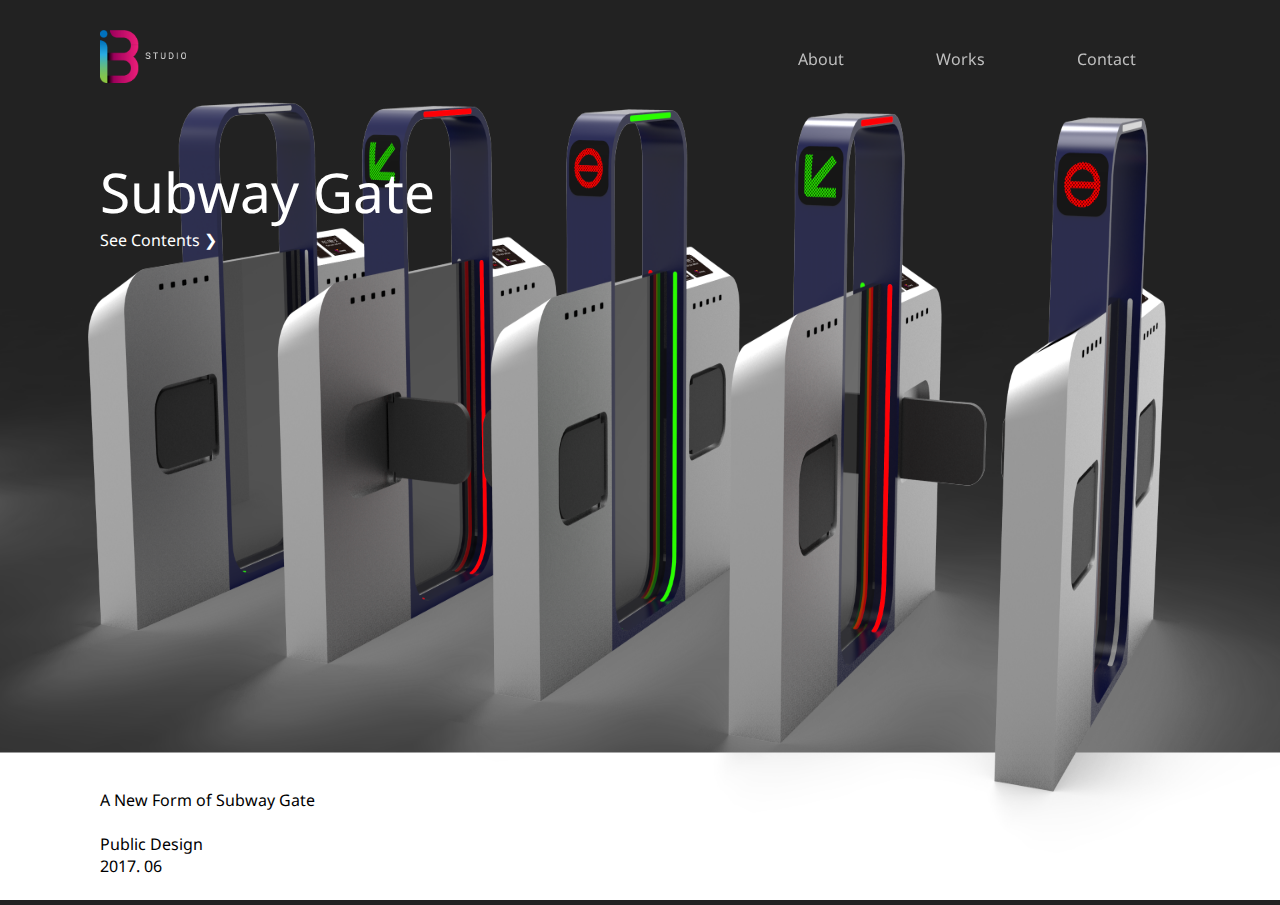
<file: index.html>
<!DOCTYPE html>
<html lang="en">
<head>
    <meta charset="UTF-8">
  <title>IB STUDIO</title>
<link href="/icon/favicon.ico" rel="shortcut icon" type="image/x-icon"/>
    <link rel="stylesheet" href="web_style.css">
    <link href="https://fonts.googleapis.com/css?family=Noto+Sans|Noto+Sans+KR|Noto+Serif&display=swap" rel="stylesheet">
</head>

<body>
    <div id="wrap">
        <nav class="navigation">
            <div class="logo"><a href="index.html" class=""> <img src="edited_img/logo_white%20(2).png" alt="ibstudio logo"></a></div>
            <div id="mysidepanel" class="menupanel">
                <a href="About.html">About</a>
                <a href="Works.html">Works</a>
                <a href="Contact.html">Contact</a>
            </div>
        </nav>

        <div class="slide">

            <ul>

                <li>
                    <div class="img_text">
                        <p class="img_title">Subway Gate</p>
                        <a href="Subway_gate.html" class="see_contents">See Contents &#10095</a>
                    </div>
                    
                    <img src="edited_img/Subgate_main_white.png" alt="Subway Gate" class="slide_img_box" style="">

                    <div class="home_textbox">
                        <p class="home_text">A New Form of Subway Gate<br><br>Public Design <br>2017. 06</p>
                    </div>
                </li>
                
                <li>
                    <div class="img_text">
                        <p class="img_title">Coffee Maker</p>
                        <a href="Coffee_Maker.html" class="see_contents">See Contents &#10095</a>
                    </div>
                    <img src="edited_img/coffeemaker_main_white.png" alt="Subway Gate" class="slide_img_box" style="z-index: 99">

                    <div class="home_textbox">
                        <p class="home_text">For Low Vision<br><br>Product / Universal Design <br>2017. 06</p>
                    </div>
                </li>
                
                <li>
                    <div class="img_text">
                        <p class="img_title">Queendom</p>
                        <a href="Queendom.html" class="see_contents">See Contents &#10095</a>
                    </div>
                    <img src="edited_img/queendom_main_white.png" alt="" class="slide_img_box">

                    <div class="home_textbox">
                        <p class="home_text">Queendom Web Site<br><br>Web Design <br>2019. 11</p>
                    </div>
                </li>
            </ul>

   



        </div>










    </div>

    <script>
        var slideIndex = 0;
        showSlides();

        function showSlides() {
            var i;
            var slides = document.getElementsByClassName("mySlides");
            var dots = document.getElementsByClassName("dot");
            for (i = 0; i < slides.length; i++) {
                slides[i].style.display = "none";
            }
            slideIndex++;
            if (slideIndex > slides.length) {
                slideIndex = 1
            }
            for (i = 0; i < dots.length; i++) {
                dots[i].className = dots[i].className.replace(" active", "");
            }
            slides[slideIndex - 1].style.display = "block";
            dots[slideIndex - 1].className += " active";
            setTimeout(showSlides, 4000);
        }
    </script>




</body></html>
</file>
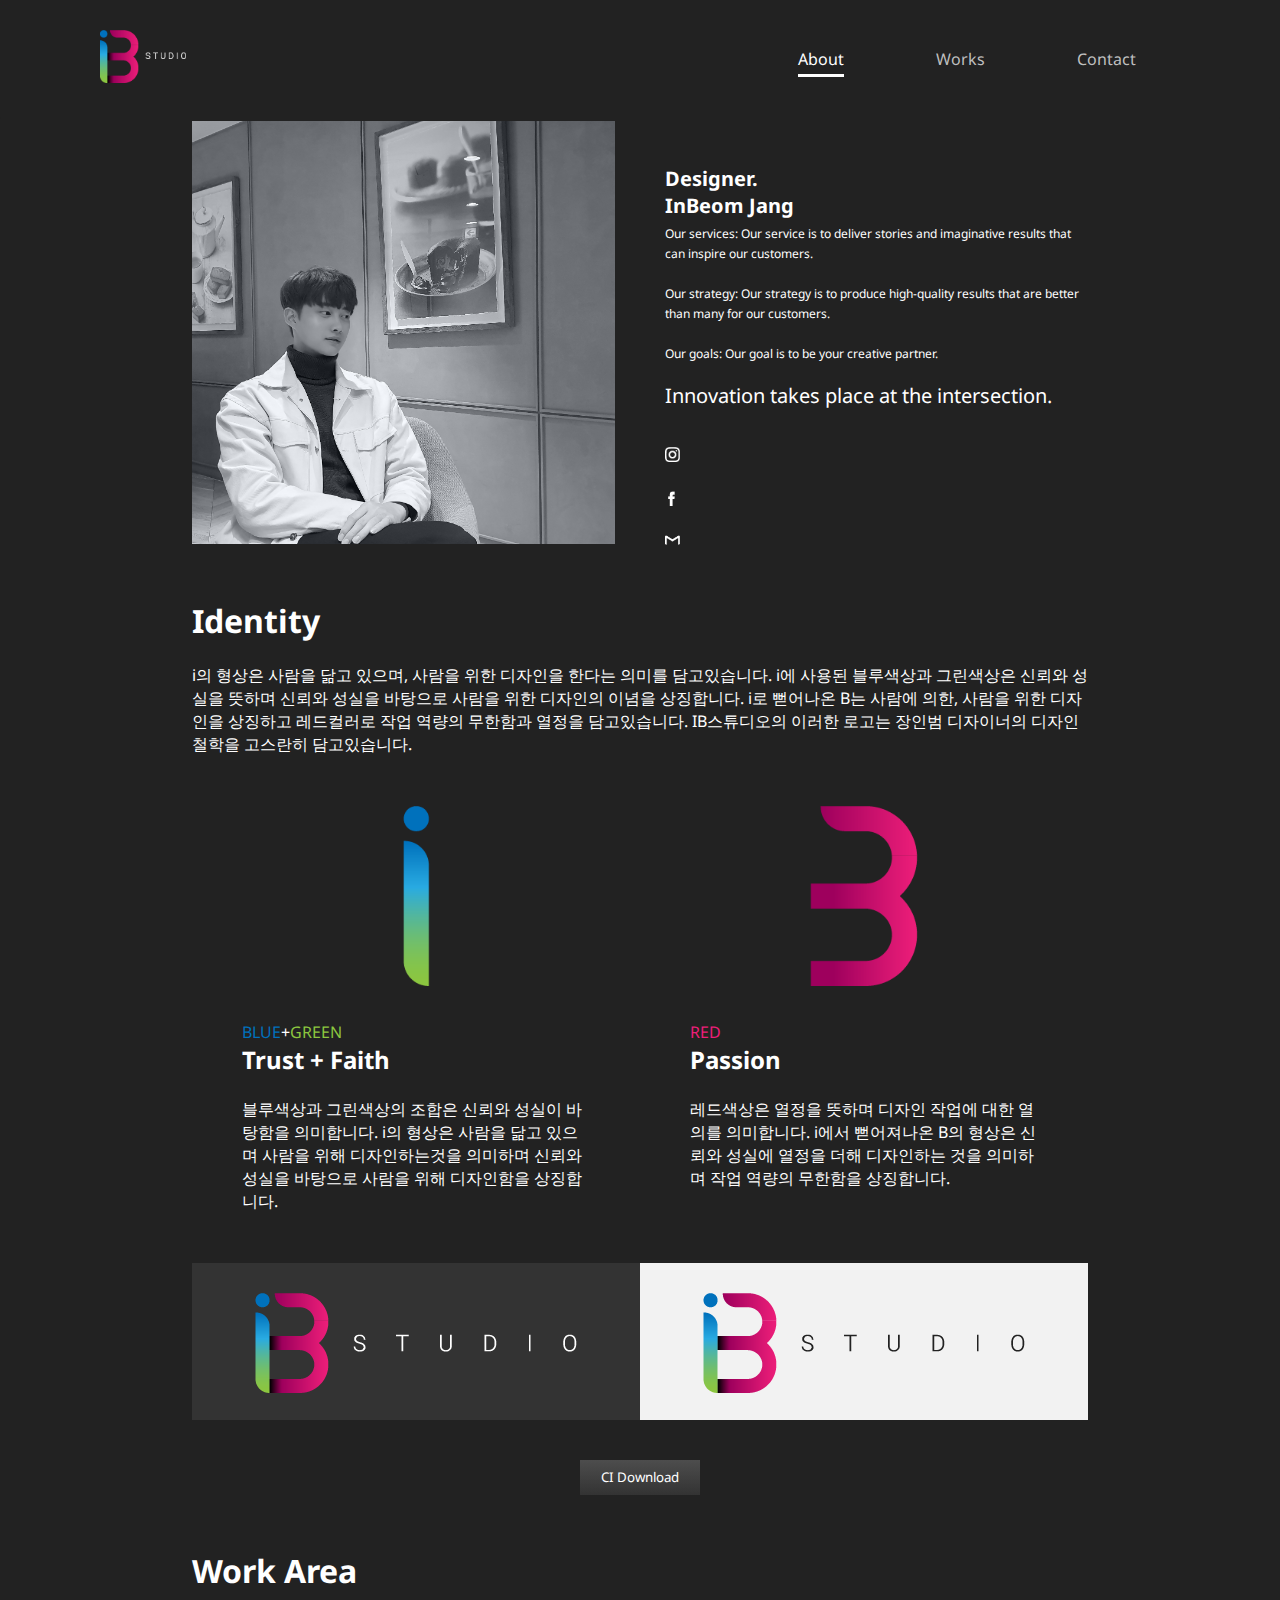
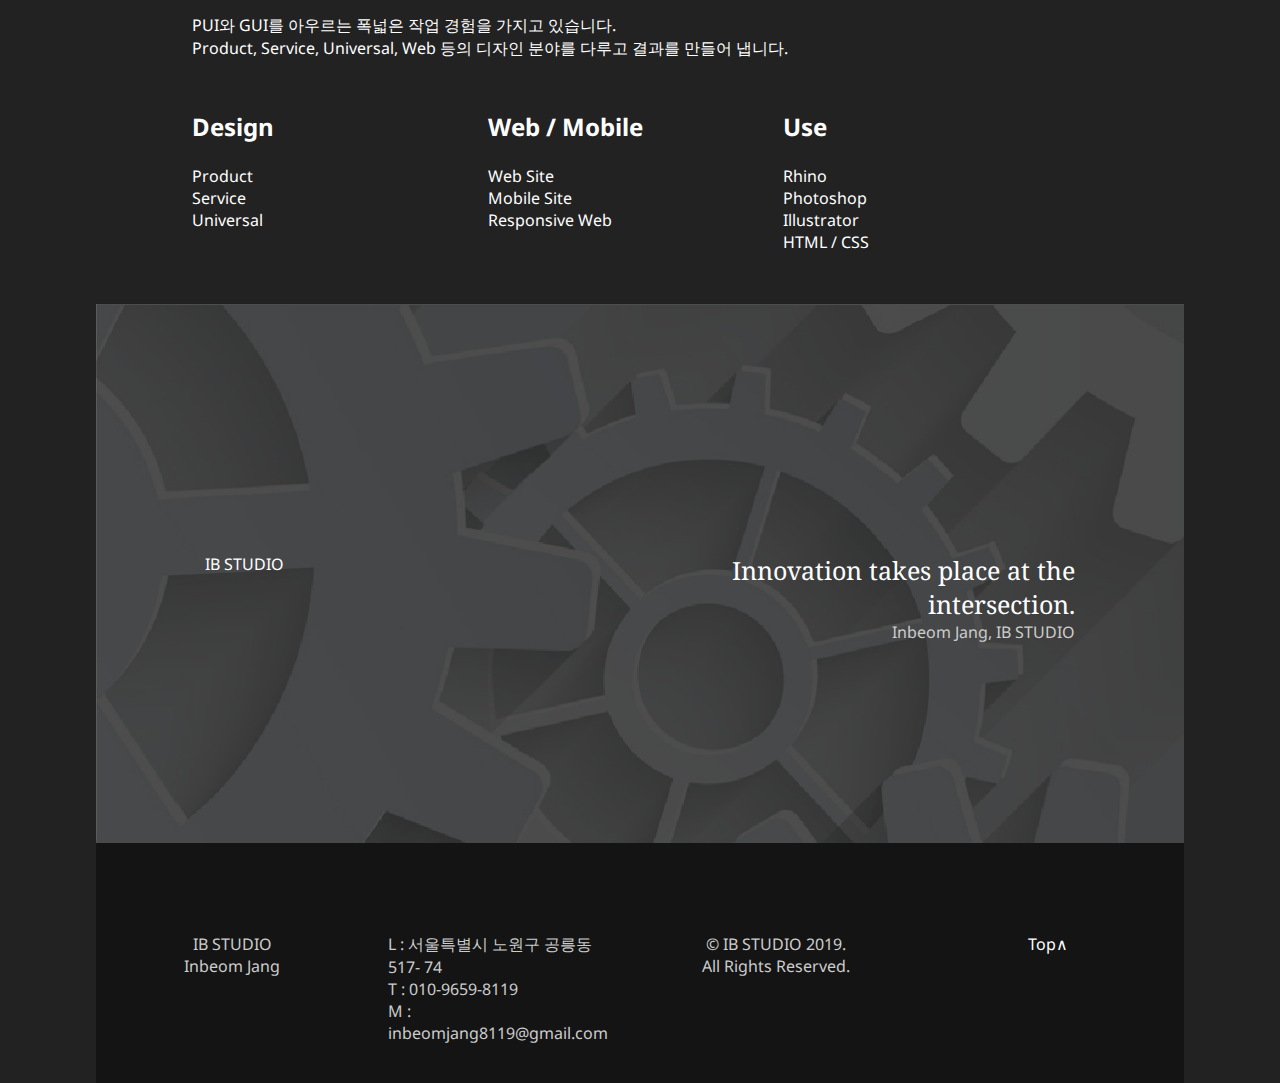
<file: About.html>
<!DOCTYPE html>
<html lang="en">

<head>
    <meta charset="UTF-8">
    <title>IB STUDIO</title>
<link href="/icon/favicon.ico" rel="shortcut icon" type="image/x-icon"/>

    <link rel="stylesheet"  href="web_style2.css">
<link href="https://fonts.googleapis.com/css?family=Noto+Sans|Noto+Sans+KR|Noto+Serif&display=swap" rel="stylesheet">
</head>

<body>
    <div id="wrap">
        <nav class="navigation">
            <div class="logo"><a href="index.html" class=""> <img src="edited_img/logo_white%20(2).png" alt="ibstudio logo"></a></div>

            <div id="mysidepanel" class="menupanel">
                <a href="About.html" class="active"><p>About</p></a>
                <a href="Works.html"><p>Works</p></a>
                <a href="Contact.html"><p>Contact</p></a>
            </div>
            
            <div class="sbar_wrapper">
        <div class="sbar_cont">
            <div class="sbar"></div>
        </div>
    </div>

        </nav>

        
        <div id="about">
            <div class="profile">
                <div class="ib_profile">

                    <div class="profile_img"><img src="edited_img/profile_img.jpg" alt=""></div>
                    <div class="profile_right">
                        <div class="profile_text">
                            <h1 class="profile-title"> Designer. <br>InBeom Jang</h1>
                            <p class="profile-body-text">Our services: Our service is to deliver stories and imaginative results that can inspire our customers. <br><br>Our strategy: Our strategy is to produce high-quality results that are better than many for our customers. <br><br>Our goals: Our goal is to be your creative partner.</p><br>
                            <p class="profile-body-text" id="profile-body-text_2">Innovation takes place at the intersection.</p>

                        </div>

                        <div class="sns_logo">
                            <a class="sns-logo" href="https://www.instagram.com/j.i_____b/" target="_blank"><img src="edited_img/instagram.png" alt="" style="height: 15px; width: 15px"></a>
                            <a class="sns-logo" href="https://www.facebook.com/jang.inbeom" target="_blank"><img src="edited_img/facebook.png" alt="" style="height: 15px; width: 7px; margin-left: 3px"></a>
                            <a class="sns-logo" href="mailto:inbeomjang8119@gmail.com" target="_blank"><img src="edited_img/gmail.png" alt="" style="height: 10px; width: 15px;"></a>
                        </div>
                    </div>
                </div>
            </div>
            <div class="identity">
                <h1>Identity</h1>
                <br>
                <p>i의 형상은 사람을 닮고 있으며, 사람을 위한 디자인을 한다는 의미를 담고있습니다. i에 사용된 블루색상과 그린색상은 신뢰와 성실을 뜻하며 신뢰와 성실을 바탕으로 사람을 위한 디자인의 이념을 상징합니다. i로 뻗어나온 B는 사람에 의한, 사람을 위한 디자인을 상징하고 레드컬러로 작업 역량의 무한함과 열정을 담고있습니다. IB스튜디오의 이러한 로고는 장인범 디자이너의 디자인 철학을 고스란히 담고있습니다.
                </p>
                <div class="logo_explain">
                    <div class="logo_ib"><img src="edited_img/logo_i.png" alt="">
                        <div class="text_explain">
                            <div style="display:flex">
                                <p style="color: #0071BC">BLUE</p> + <p style="color: #8CC63F">GREEN</p>
                            </div>
                            <h2>Trust + Faith</h2><br>블루색상과 그린색상의 조합은 신뢰와 성실이 바탕함을 의미합니다. i의 형상은 사람을 닮고 있으며 사람을 위해 디자인하는것을 의미하며 신뢰와 성실을 바탕으로 사람을 위해 디자인함을 상징합니다.
                        </div>
                    </div>
                    <div class="logo_ib"><img src="edited_img/logo_b.png" alt="">
                        <div class="text_explain">
                            <p style="color: #ED1E79">RED</p>
                            <h2>Passion</h2> <br>레드색상은 열정을 뜻하며 디자인 작업에 대한 열의를 의미합니다. i에서 뻗어져나온 B의 형상은 신뢰와 성실에 열정을 더해 디자인하는 것을 의미하며 작업 역량의 무한함을 상징합니다.
                        </div>
                    </div>

                </div>
                <div class="ci_download">
                    <div class="logo_black"><img src="edited_img/logo_white3.png" alt=""></div>
                    <div class="logo_white"><img src="edited_img/logo_black%20(2).png" alt=""></div>

                </div>
                <div class="button" style="margin-top: 30px;">
                    <a href="edited_img/logo_img.zip" download><button>CI Download</button></a></div>
            </div>
            <div class="work_area">
                <h1>Work Area</h1><br>
                <p>PUI와 GUI를 아우르는 폭넓은 작업 경험을 가지고 있습니다. <br>Product, Service, Universal, Web 등의 디자인 분야를 다루고 결과를 만들어 냅니다.</p>


                <div class="category">
                    <div class="category_contents">
                        <h2>Design</h2> <br>
                        <p>Product <br>Service <br>Universal</p>
                    </div>
                    <div class="category_contents">
                        <h2>Web / Mobile</h2>
                        <p><br> Web Site <br>Mobile Site <br>Responsive Web</p>
                    </div>
                    <div class="category_contents">
                        <h2>Use</h2>

                        <p><br>Rhino<br>Photoshop<br>Illustrator <br>HTML / CSS</p>
                    </div>
                </div>
            </div>

            <div class="about_big_img">
                <div class="about_big_img_text">
                    <div class="text_left">
                        <p>IB STUDIO</p>
                    </div>
                    <div class="text_right">
                        <p style="font-family: 'Noto Serif', serif;">Innovation takes place at the intersection. <br></p>
                        <p style="font-size: 16px; color: #ccc">Inbeom Jang, IB STUDIO</p>
                    </div>
                </div>

            </div>

            <div class="footer">
                <div class="footer_text" id="footer_text">
                    <p>IB STUDIO <br>Inbeom Jang</p>
                </div>
                <div class="footer_text" style="text-align: left;">L : 서울특별시 노원구 공릉동 517- 74 <br>T : 010-9659-8119 <br>M : inbeomjang8119@gmail.com</div>
                <div class="footer_text" >
                    <p>© IB STUDIO 2019. <br>All Rights Reserved.</p>
                </div>
                <div class="footer_text" id="footer_top"><a href="#">Top&#8743</a></div>


            </div>

        </div>
    </div>
    
    <script>
        document.addEventListener("scroll", scrollME);
        function scrollME(){

            var height =document.documentElement.offsetHeight ,
            mx=(document.documentElement.scrollHeight -document.documentElement.clientHeight),
            perc_v = ( (document.documentElement.scrollTop ) / (mx )   )*100;
             document.getElementsByClassName("sbar")[0].style.width =perc_v+"%";

           
        }
    </script>
</body></html>
</file>
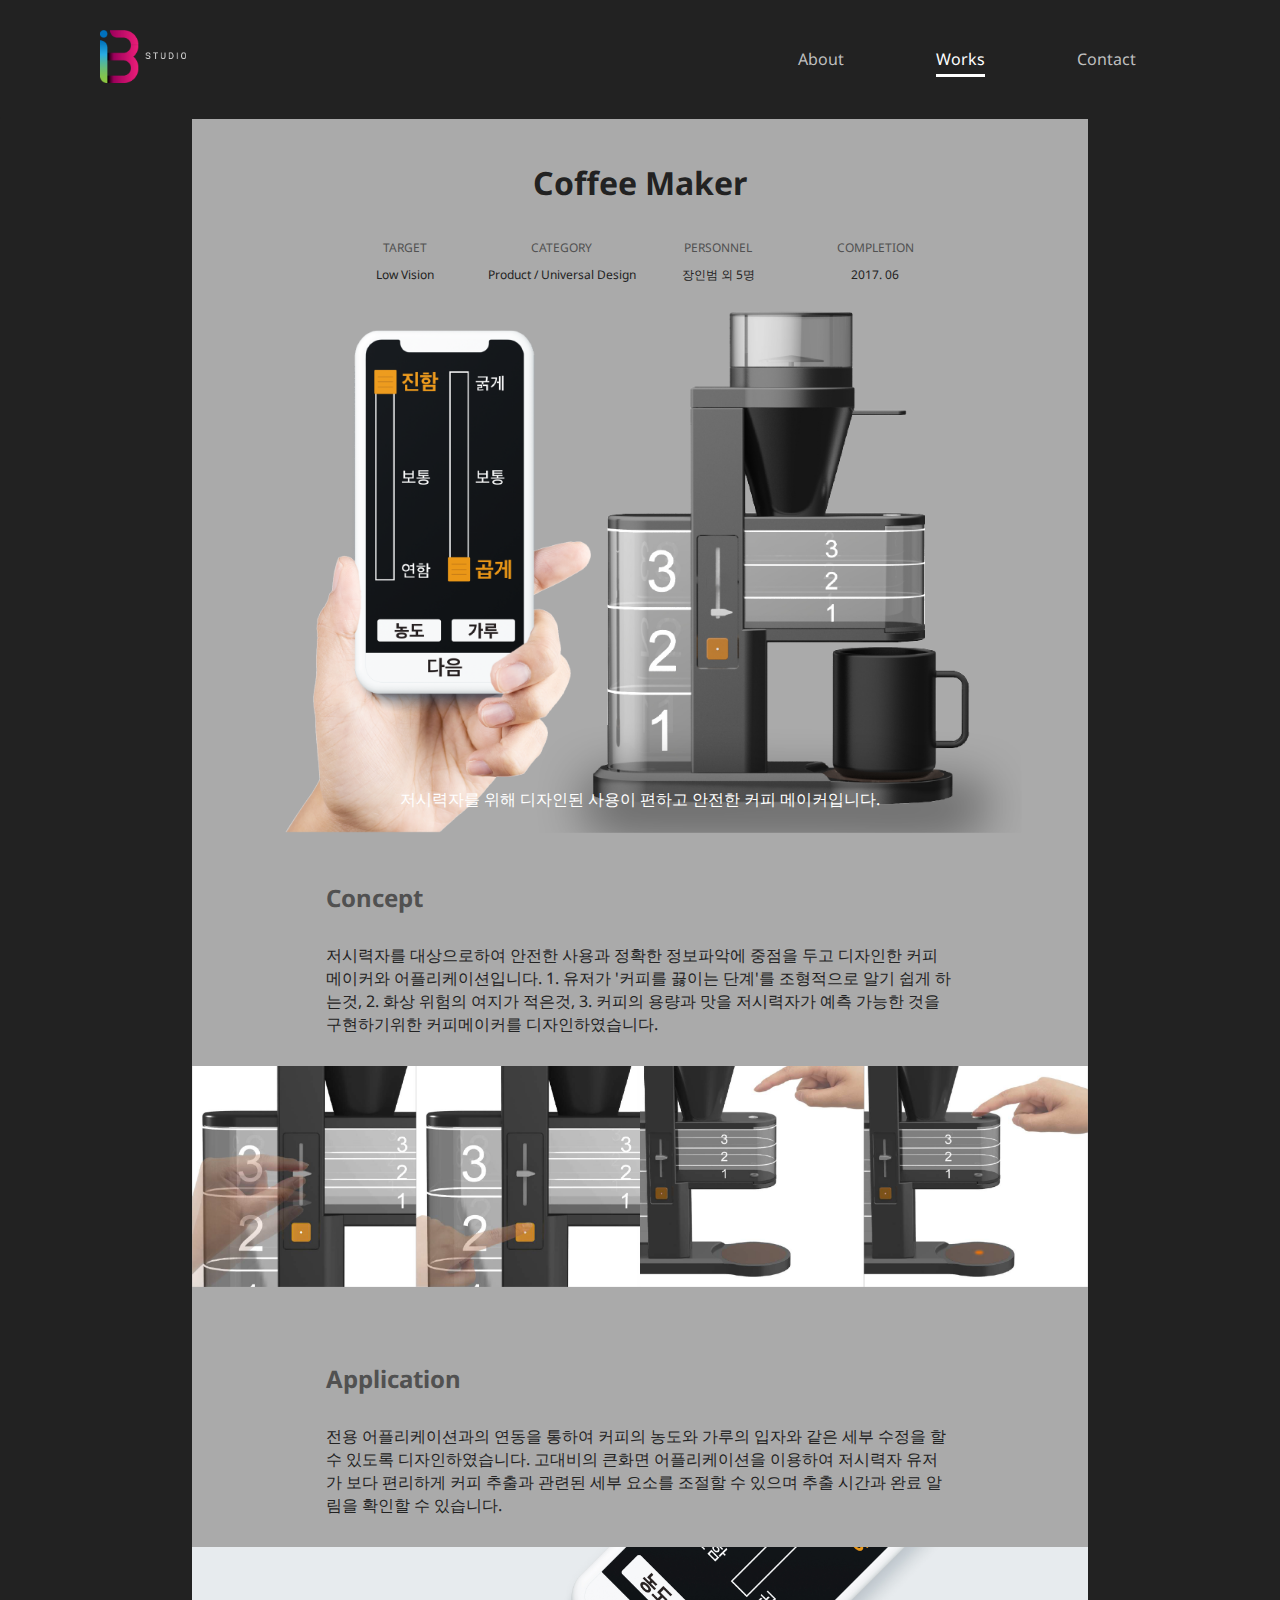
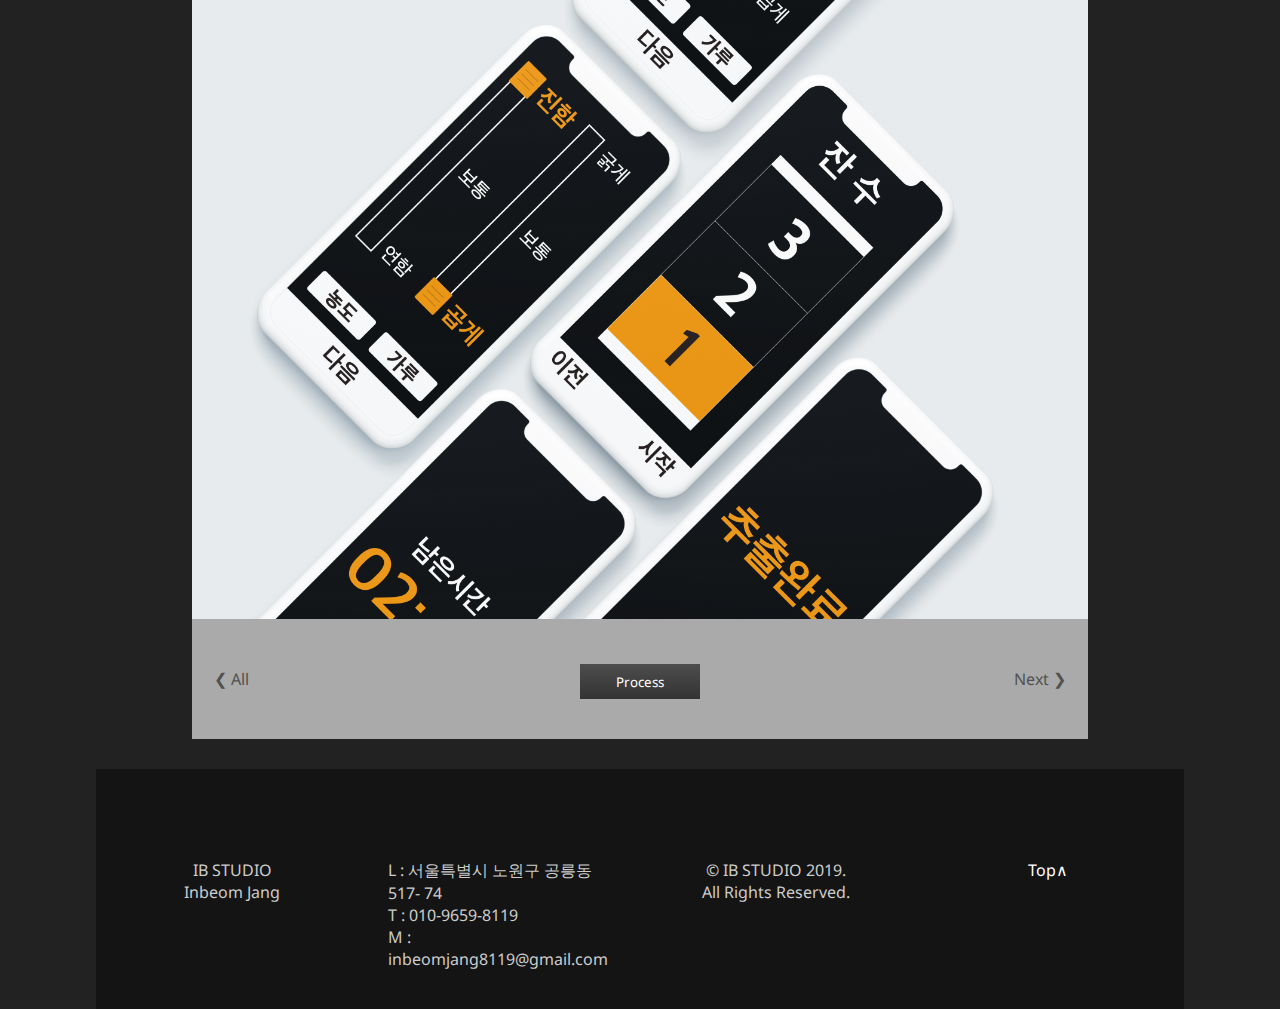
<file: Coffee_Maker.html>
<!DOCTYPE html>
<html lang="en">

<head>
    <meta charset="UTF-8">
    <title>IB STUDIO</title>
    <link rel="shortcut icon" href="/icon/favicon.ico">

    <link rel="stylesheet" href="web_style2.css">
    <link href="https://fonts.googleapis.com/css?family=Noto+Sans|Noto+Sans+KR|Noto+Serif&display=swap" rel="stylesheet">
</head>

<body>
    <div id="wrap">

        <nav class="navigation">
            <div class="logo"><a href="index.html" class=""> <img src="edited_img/logo_white%20(2).png" alt="ibstudio logo"></a></div>
            <div id="mysidepanel" class="menupanel">
                <a href="About.html">
                    <p>About</p>
                </a>
                <a href="Works.html" class="active">
                    <p>Works</p>
                </a>
                <a href="Contact.html">
                    <p>Contact</p>
                </a>
            </div>
            <div class="sbar_wrapper">
                <div class="sbar_cont">

                    <div class="sbar"></div>
                </div>
            </div>
        </nav>

        <div class="works_contents">
            <div class="sub_contents_2" >
                <div class="detail_1">
                    <h1>Coffee Maker</h1>
                    <div class="text_detail">
                        <div class="work_text_top" style="color: #515151">
                            <p>TARGET</p>
                            <p>CATEGORY</p>
                            <p>PERSONNEL</p>
                            <p>COMPLETION</p>
                        </div>
                        <div class="work_text_bottom" style="color: #222222">
                            <p>Low Vision</p>
                            <p>Product / Universal Design</p>
                            <p>장인범 외 5명</p>
                            <p>2017. 06</p>
                        </div>

                    </div>

                    <img src="edited_img/coffeemaker_works.png" alt="" width="100%">
                    <p class="detail_1_text" style="color: white">저시력자를 위해 디자인된 사용이 편하고 안전한 커피 메이커입니다.</p>

                </div>
                <div class="detail_2">
                    <div class="detail_2_text_2">
                        <h2>Concept</h2>
                        <p class="detail_2_explain">저시력자를 대상으로하여 안전한 사용과 정확한 정보파악에 중점을 두고 디자인한 커피 메이커와 어플리케이션입니다. 1. 유저가 '커피를 끓이는 단계'를 조형적으로 알기 쉽게 하는것, 2. 화상 위험의 여지가 적은것, 3. 커피의 용량과 맛을 저시력자가 예측 가능한 것을 구현하기위한 커피메이커를 디자인하였습니다. </p>
                    </div>

                    <img src="edited_img/coffee_maker_use.png" alt="">

                </div>

                <div class="detail_2">
                    <div class="detail_2_text_2">
                        <h2>Application</h2>
                        <p class="detail_2_explain">전용 어플리케이션과의 연동을 통하여 커피의 농도와 가루의 입자와 같은 세부 수정을 할 수 있도록 디자인하였습니다. 고대비의 큰화면 어플리케이션을 이용하여 저시력자 유저가 보다 편리하게 커피 추출과 관련된 세부 요소를 조절할 수 있으며 추출 시간과 완료 알림을 확인할 수 있습니다. </p>
                    </div>

                    <img src="edited_img/coffee_maker%20app.jpg" alt="">

                </div>

                <div class="all_next">
                    <div class="all_next_button_2">
                        <div class="all"><a href="Works.html">&#10094; All</a></div>
                        <a href="javascript:doDisplay();"> <button>Process</button></a>
                        <div class="next"><a href="Queendom.html">Next &#10095;</a></div>
                    </div>
                </div>



                <div id="process">
                    <div class="process">
                        <div class="detail_2_text_2">
                            <h2>Soft Mock-Up</h2>
                            <p class="detail_2_explain">다양한 형태의 소프트 목업 제작과 유저 테스트를 이용해 저시력자를 위한 가장 효율적이고 안전한 커피 메이커 디자인을 고안했습니다.</p>
                        </div>

                        <img src="edited_img/coffee_maker_softmockup.png" alt="">
                        <div class="detail_2">
                            <div class="detail_2_text_2">
                                <h2>Structure</h2>
                                <p class="detail_2_explain">저시력자를 위한 커피 메이커의 구조입니다. 화상의 위험을 낮추기위해 열선의 외부 노출을 없애고 뜨거운 커피를 직접 따르는 행위 대신 전용 커피저장서버를 설치하였습니다. 물통과 커피저장서버를 탈착식으로 설치하여 물받는 행위의 용이성과 청소의 편이성을 높였습니다.</p>
                            </div>

                            <img src="edited_img/coffee_maker_structure.png" alt="">

                        </div>




                    </div>
               <div class="all_next">
                    <div class="all_next_button_2">
                        <div class="all"><a href="Works.html">&#10094; All</a></div>
                        
                        <div class="next"><a href="Queendom.html">Next &#10095;</a></div>
                    </div>
                </div>
                </div>
                  
            </div>

            <div class="footer">
                <div class="footer_text" id="footer_text">
                    <p>IB STUDIO <br>Inbeom Jang</p>
                </div>
                <div class="footer_text" style="text-align: left;">L : 서울특별시 노원구 공릉동 517- 74 <br>T : 010-9659-8119 <br>M : inbeomjang8119@gmail.com</div>
                <div class="footer_text">
                    <p>© IB STUDIO 2019. <br>All Rights Reserved.</p>
                </div>
                <div class="footer_text" id="footer_top"><a href="#">Top&#8743</a></div>


            </div>

        </div>
    </div>

    <script>
        document.addEventListener("scroll", scrollME);

        function scrollME() {

            var height = document.documentElement.offsetHeight,
                mx = (document.documentElement.scrollHeight - document.documentElement.clientHeight),
                perc_v = ((document.documentElement.scrollTop) / (mx)) * 100;
            document.getElementsByClassName("sbar")[0].style.width = perc_v + "%";


        }
    </script>

    <script type="text/javascript">
        var bDisplay = true;

        function doDisplay() {
            var con = document.getElementById("process");
            if (con.style.display == 'block') {
                con.style.display = 'none';
            } else {
                con.style.display = 'block';
            }
        }
    </script>
    <script>
        function click1() {
            var el = document.getElementById('process');
            //alert(el.innerHTML);
            if (el.textContent == "process") {
                el.textContent = "close";
            } else {
                el.textContent = "process";
            }
        }
    </script>
</body></html>
</file>
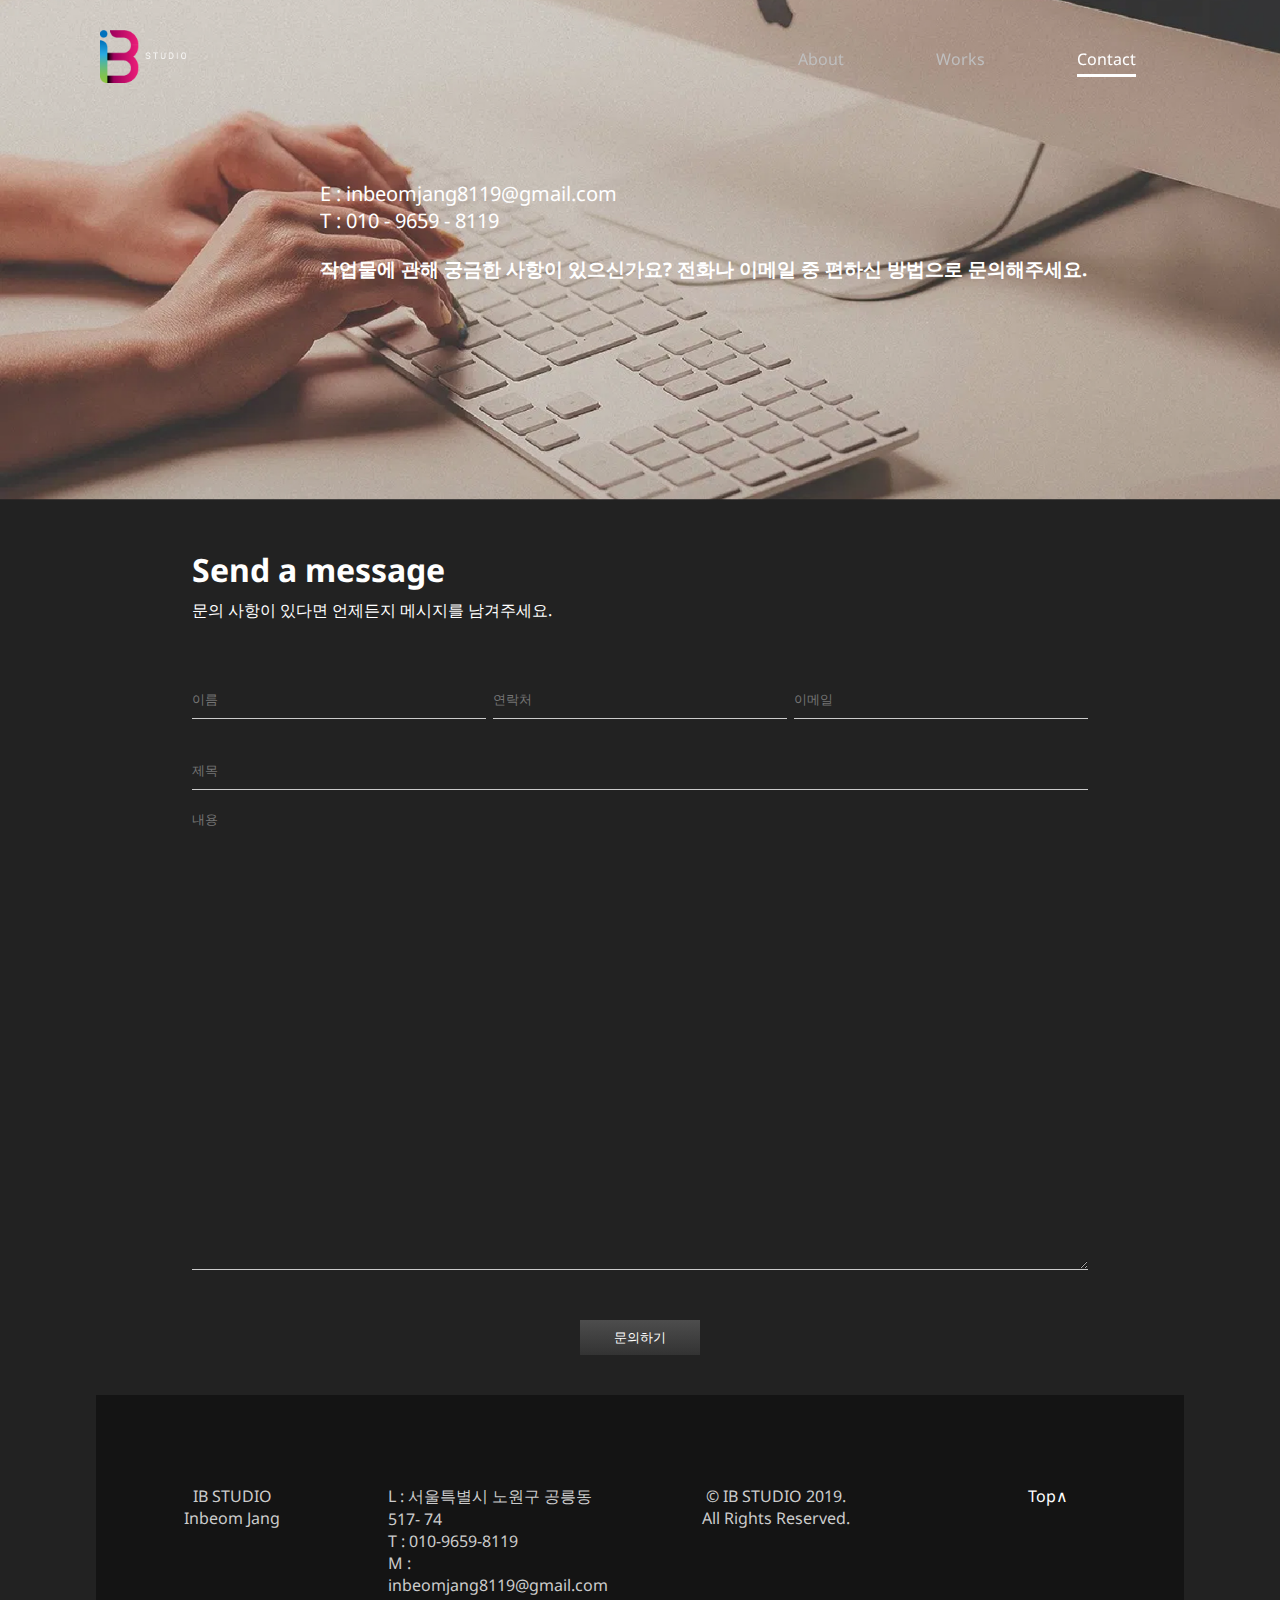
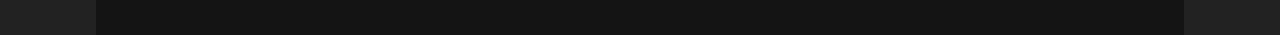
<file: Contact.html>
<!DOCTYPE html>
<html lang="en">
<head>
    <meta charset="UTF-8">
    <title>IB STUDIO</title>
    <link rel="shortcut icon" href="/icon/favicon.ico">

    <link rel="stylesheet" href="web_style3.css">
    <link href="https://fonts.googleapis.com/css?family=Noto+Sans|Noto+Sans+KR|Noto+Serif&display=swap" rel="stylesheet">
</head>

<body>

    <div id="wrap">
        <div class="contact">
            <nav class="navigation">
                <div class="logo"><a href="index.html" class=""> <img src="edited_img/logo_white%20(2).png" alt="ibstudio logo"></a></div>
                <div id="mysidepanel" class="menupanel">
                    <a href="About.html">
                        <p>About</p>
                    </a>
                    <a href="Works.html">
                        <p>Works</p>
                    </a>
                    <a href="Contact.html" class="active">
                        <p>Contact</p>
                    </a>
                </div>
            </nav>
            <div style="position:relative x;">
                <div class="contact_header">
                    <div class="contanct_header_text">
                        <p>E : inbeomjang8119@gmail.com <br>
                            T : 010 - 9659 - 8119 </p><br>
                        <h3>작업물에 관해 궁금한 사항이 있으신가요?
                            전화나 이메일 중 편하신 방법으로 문의해주세요.</h3>
                    </div>
                </div>
            </div>

            <div>
                <div class="input_box">
                    <div class="send_message">
                        <h1>Send a message</h1>
                        <p>문의 사항이 있다면 언제든지 메시지를 남겨주세요.</p><br>



                        <div class="input_top">
                            <input type="text" name="name" id="name" placeholder="이름" />
                            <input type="text" name="call" id="call" placeholder="연락처" />
                            <input type="text" name="email" id="email" placeholder="이메일" /></div>
                        <div class="input_middle">
                            <input type="text" name="title" id="title" placeholder="제목" />
                        </div>
                        <div class="input_bottom">
                            <textarea name="your-message" aria-invalid="false" placeholder="내용"></textarea>
                        </div>
                        <div class="submit_button">
                            <button onclick=";window.location.reload();javascript:btn()" onc> 문의하기 </button></div>


                    </div>
                </div>

                <div style="text-align: center;">
                    <div class="footer">
                        <div class="footer_text" id="footer_text">
                            <p>IB STUDIO <br>Inbeom Jang</p>
                        </div>
                        <div class="footer_text" style="text-align: left;">L : 서울특별시 노원구 공릉동 517- 74 <br>T : 010-9659-8119 <br>M : inbeomjang8119@gmail.com</div>
                        <div class="footer_text">
                            <p>© IB STUDIO 2019. <br>All Rights Reserved.</p>
                        </div>
                        <div class="footer_text" id="footer_top"><a href="#">Top&#8743</a></div>


                    </div>
                </div>
            </div>




        </div>


    </div>

    <script>
        function btn() {
            alert('문의 사항이 접수되었습니다.');
        }
    </script>


</body></html>
</file>
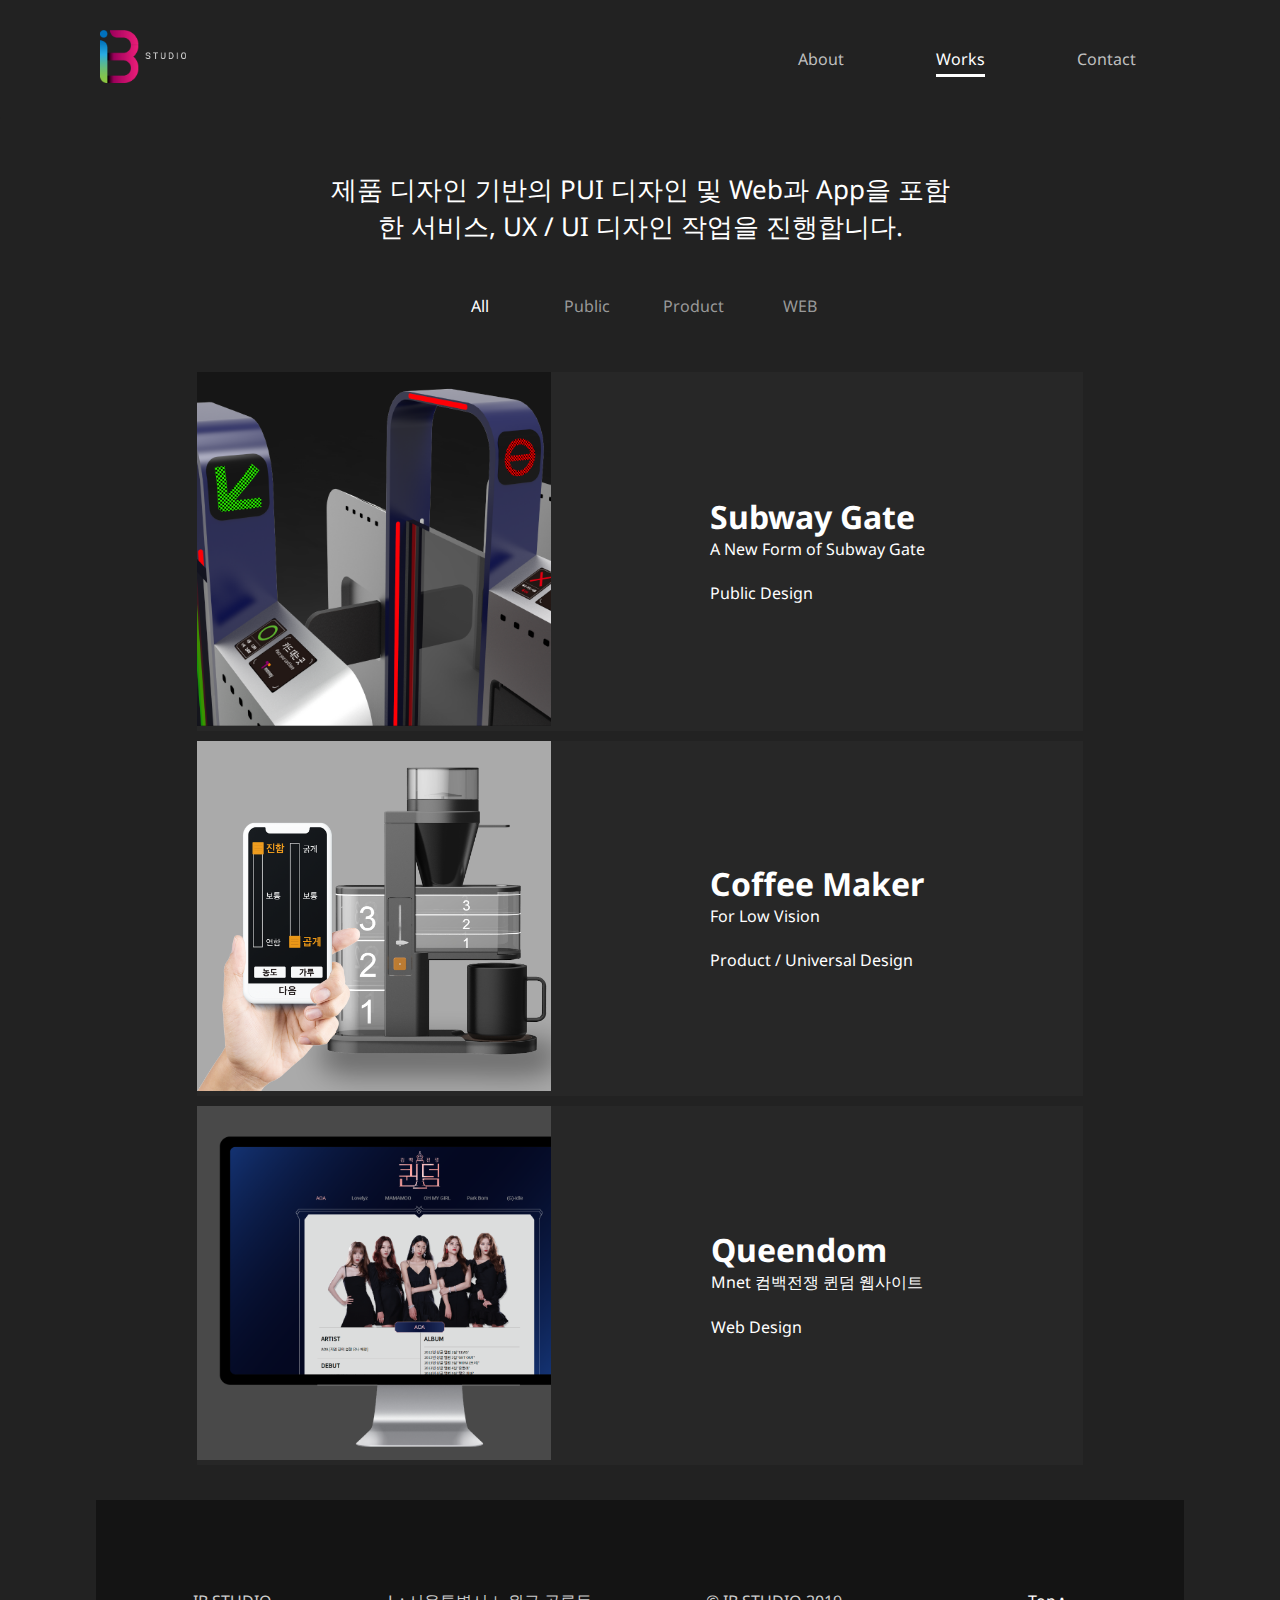
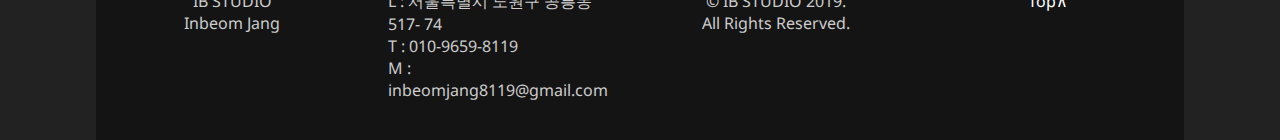
<file: Works.html>
<!DOCTYPE html>
<html lang="en">
<head>
    <meta charset="UTF-8">
 <title>IB STUDIO</title>

    <link rel="shortcut icon" href="/icon/favicon.ico">
    <link rel="stylesheet"  href="web_style2.css"><link href="https://fonts.googleapis.com/css?family=Noto+Sans|Noto+Sans+KR|Noto+Serif&display=swap" rel="stylesheet">
</head>

<body>
    <div id="wrap">
        <nav class="navigation">
            <div class="logo"><a href="index.html" class=""> <img src="edited_img/logo_white%20(2).png" alt="ibstudio logo"></a></div>
    <div id="mysidepanel" class="menupanel">
                <a href="About.html" ><p>About</p></a>
                <a href="Works.html" class="active"><p>Works</p></a>
                <a href="Contact.html"><p>Contact</p></a>
            </div>
      <div class="sbar_wrapper">
        <div class="sbar_cont">

            <div class="sbar"></div>
        </div>
    </div>
        </nav>
        <div id="work">
<div class="work_top_text"><p>제품 디자인 기반의 PUI 디자인 및 Web과 App을 포함한 서비스, UX / UI 디자인 작업을 진행합니다.</p>
       
       </div>
        <div class="works_category">
            <a href="Works.html" class="work_active">All</a>
            <a href="Works_public.html">Public</a>
            <a href="Works_product.html">Product</a>
            <a href="Works_web.html">WEB</a>
        </div>

        <div class="works_contents">
            <ul class="list">
                <li>
                    <a href="Subway_gate.html" class="card">
                        <div class="thumb">
                            <img src="edited_img/works_subgate.png" alt="" class="img_thumb" style="background: #161616">
                            <div class="text_box">
                                <div class="work_thumb_text">
                                    <h1 class="work_thumb_title">Subway Gate</h1>
                                    <p>A New Form of Subway Gate</p><br>
                                    <p>Public Design</p>
                                </div>
                            </div>
                        </div>
                    </a>

                </li>
                <li>
                    <a href="Coffee_Maker.html" class="card">
                        <div class="thumb">
                            <img src="edited_img/works_coffeemaker.png" alt="" class="img_thumb" style="background: #aaa">
                            <div class="text_box">
                                <div class="work_thumb_text">
                                    <h1 class="work_thumb_title">Coffee Maker</h1>
                                    <p>For Low Vision</p><br>
                                    <p>Product / Universal Design</p>
                                </div>
                            </div>
                        </div>
                    </a>

                </li>
                <li>
                    <a href="Queendom.html" class="card">
                        <div class="thumb">
                            <img src="edited_img/works_queendom.png" alt="" class="img_thumb" style="background: #494949">
                            <div class="text_box">
                                <div class="work_thumb_text">
                                    <h1 class="work_thumb_title">Queendom</h1>
                                    <p>Mnet 컴백전쟁 퀸덤 웹사이트</p><br>
                                    <p>Web Design</p>
                                </div>
                            </div>
                        </div>
                    </a>

                </li>


            </ul>

        </div></div>
                <div class="footer">
                <div class="footer_text" id="footer_text">
                    <p>IB STUDIO <br>Inbeom Jang</p>
                </div>
                <div class="footer_text" style="text-align: left;">L : 서울특별시 노원구 공릉동 517- 74 <br>T : 010-9659-8119 <br>M : inbeomjang8119@gmail.com</div>
                <div class="footer_text" >
                    <p>© IB STUDIO 2019. <br>All Rights Reserved.</p>
                </div>
                <div class="footer_text" id="footer_top"><a href="#">Top&#8743</a></div>


            </div>
    </div>
 <script>
        document.addEventListener("scroll", scrollME);
        function scrollME(){

            var height =document.documentElement.offsetHeight ,
            mx=(document.documentElement.scrollHeight -document.documentElement.clientHeight),
            perc_v = ( (document.documentElement.scrollTop ) / (mx )   )*100;
             document.getElementsByClassName("sbar")[0].style.width =perc_v+"%";

           
        }
    </script>
</body></html>
</file>
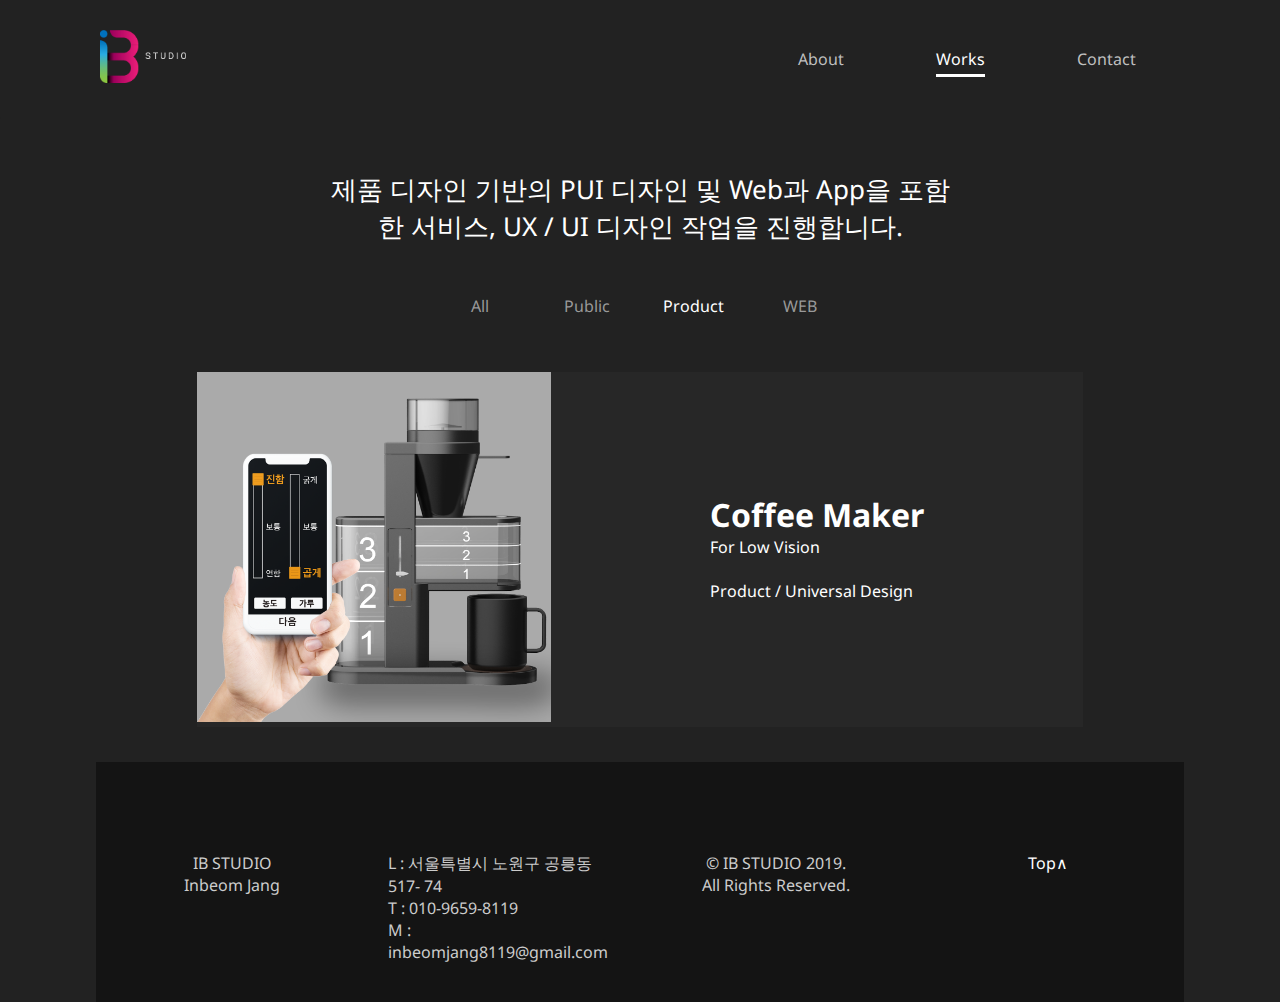
<file: Works_product.html>
<!DOCTYPE html>
<html lang="en">
<head>
    <meta charset="UTF-8">
   <title>IB STUDIO</title>
<link href="/icon/favicon.ico" rel="shortcut icon" type="image/x-icon"/>
    
    <link rel="stylesheet"  href="web_style2.css"><link href="https://fonts.googleapis.com/css?family=Noto+Sans|Noto+Sans+KR|Noto+Serif&display=swap" rel="stylesheet">
</head>

<body>
    <div id="wrap">
        <nav class="navigation">
            <div class="logo"><a href="index.html" class=""> <img src="edited_img/logo_white%20(2).png" alt="ibstudio logo"></a></div>
    <div id="mysidepanel" class="menupanel">
                <a href="About.html" ><p>About</p></a>
                <a href="Works.html" class="active"><p>Works</p></a>
                <a href="Contact.html"><p>Contact</p></a>
            </div>
      <div class="sbar_wrapper">
        <div class="sbar_cont">

            <div class="sbar"></div>
        </div>
    </div>
        </nav>
        <div id="work">
<div class="work_top_text"><p>제품 디자인 기반의 PUI 디자인 및 Web과 App을 포함한 서비스, UX / UI 디자인 작업을 진행합니다.</p>
       
       </div>
        <div class="works_category">
            <a href="Works.html">All</a>
            <a href="Works_public.html" >Public</a>
            <a href="Works_product.html" class="work_active">Product</a>
            <a href="Works_web.html">WEB</a>
        </div>

        <div class="works_contents">
            <ul class="list">
               
                <li>
                    <a href="Coffee_Maker.html" class="card">
                        <div class="thumb">
                            <img src="edited_img/works_coffeemaker.png" alt="" class="img_thumb" style="background: #aaa">
                            <div class="text_box">
                                <div class="work_thumb_text">
                                    <h1 class="work_thumb_title">Coffee Maker</h1>
                                    <p>For Low Vision</p><br>
                                    <p>Product / Universal Design</p>
                                </div>
                            </div>
                        </div>
                    </a>

                </li>
              


            </ul>

        </div></div>
                <div class="footer">
                <div class="footer_text" id="footer_text">
                    <p>IB STUDIO <br>Inbeom Jang</p>
                </div>
                <div class="footer_text" style="text-align: left;">L : 서울특별시 노원구 공릉동 517- 74 <br>T : 010-9659-8119 <br>M : inbeomjang8119@gmail.com</div>
                <div class="footer_text" >
                    <p>© IB STUDIO 2019. <br>All Rights Reserved.</p>
                </div>
                <div class="footer_text" id="footer_top"><a href="#">Top&#8743</a></div>


            </div>
    </div>
 <script>
        document.addEventListener("scroll", scrollME);
        function scrollME(){

            var height =document.documentElement.offsetHeight ,
            mx=(document.documentElement.scrollHeight -document.documentElement.clientHeight),
            perc_v = ( (document.documentElement.scrollTop ) / (mx )   )*100;
             document.getElementsByClassName("sbar")[0].style.width =perc_v+"%";

           
        }
    </script>
</body></html>
</file>
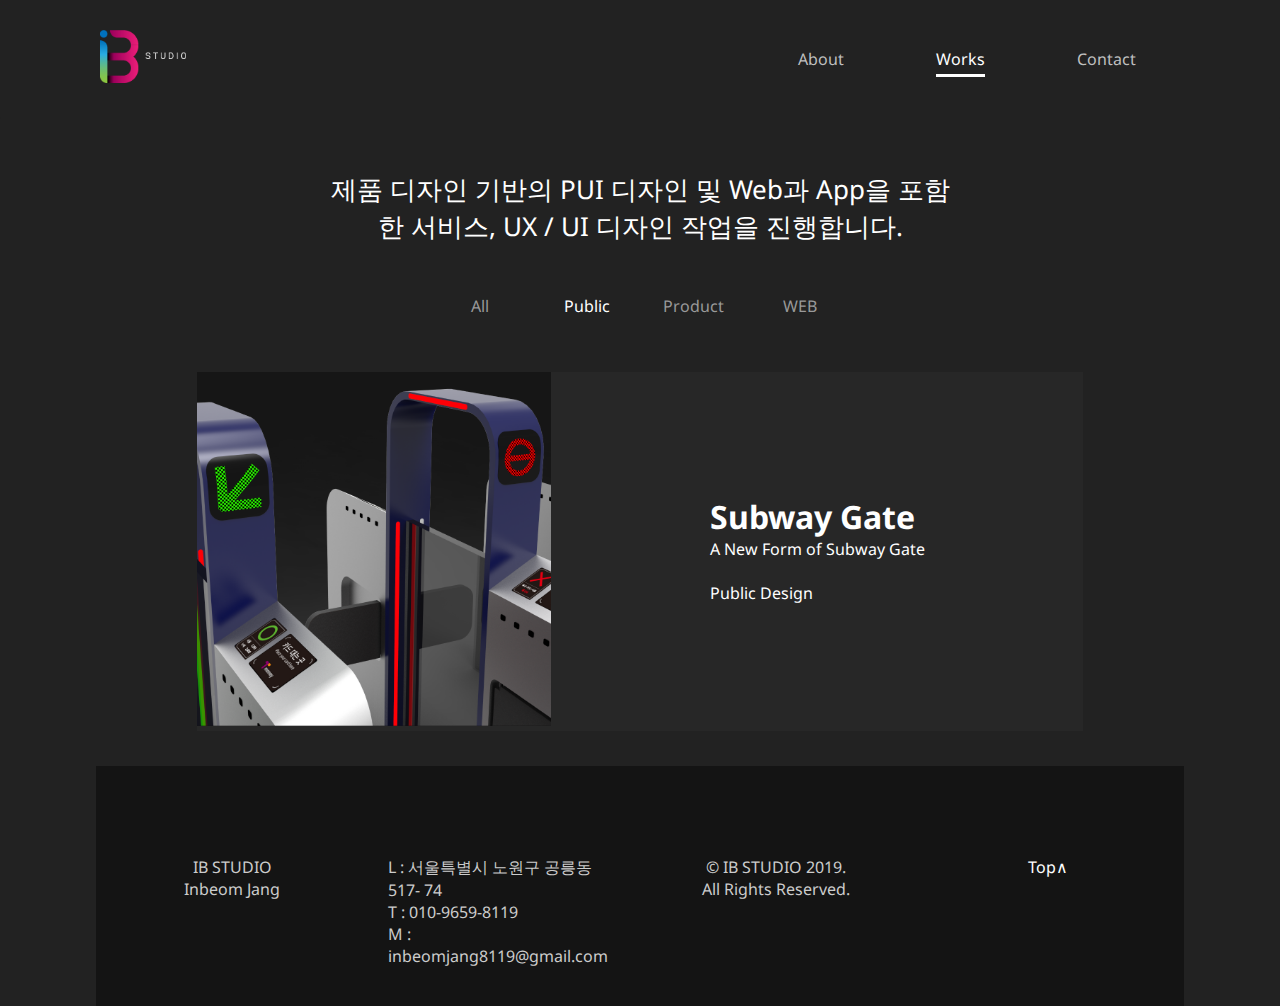
<file: Works_public.html>
<!DOCTYPE html>
<html lang="en">
<head>
    <meta charset="UTF-8">
   <title>IB STUDIO</title>
<link href="/icon/favicon.ico" rel="shortcut icon" type="image/x-icon"/>
    <link rel="stylesheet"  href="web_style2.css">
    <link href="https://fonts.googleapis.com/css?family=Noto+Sans|Noto+Sans+KR|Noto+Serif&display=swap" rel="stylesheet">
</head>

<body>
    <div id="wrap">
        <nav class="navigation">
            <div class="logo"><a href="index.html" class=""> <img src="edited_img/logo_white%20(2).png" alt="ibstudio logo"></a></div>
    <div id="mysidepanel" class="menupanel">
                <a href="About.html" ><p>About</p></a>
                <a href="Works.html" class="active"><p>Works</p></a>
                <a href="Contact.html"><p>Contact</p></a>
            </div>
      <div class="sbar_wrapper">
        <div class="sbar_cont">

            <div class="sbar"></div>
        </div>
    </div>
        </nav>
        <div id="work">
<div class="work_top_text"><p>제품 디자인 기반의 PUI 디자인 및 Web과 App을 포함한 서비스, UX / UI 디자인 작업을 진행합니다.</p>
       
       </div>
        <div class="works_category">
            <a href="Works.html">All</a>
            <a href="Works_public.html" class="work_active">Public</a>
            <a href="Works_product.html">Product</a>
            <a href="Works_web.html">WEB</a>
        </div>

        <div class="works_contents">
            <ul class="list">
                <li>
                    <a href="Subway_gate.html" class="card">
                        <div class="thumb">
                            <img src="edited_img/works_subgate.png" alt="" class="img_thumb" style="background: #161616">
                            <div class="text_box">
                                <div class="work_thumb_text">
                                    <h1 class="work_thumb_title">Subway Gate</h1>
                                    <p>A New Form of Subway Gate</p><br>
                                    <p>Public Design</p>
                                </div>
                            </div>
                        </div>
                    </a>

                </li>
           


            </ul>

        </div></div>
                <div class="footer">
                <div class="footer_text" id="footer_text">
                    <p>IB STUDIO <br>Inbeom Jang</p>
                </div>
                <div class="footer_text" style="text-align: left;">L : 서울특별시 노원구 공릉동 517- 74 <br>T : 010-9659-8119 <br>M : inbeomjang8119@gmail.com</div>
                <div class="footer_text" >
                    <p>© IB STUDIO 2019. <br>All Rights Reserved.</p>
                </div>
                <div class="footer_text" id="footer_top"><a href="#">Top&#8743</a></div>


            </div>
    </div>
 <script>
        document.addEventListener("scroll", scrollME);
        function scrollME(){

            var height =document.documentElement.offsetHeight ,
            mx=(document.documentElement.scrollHeight -document.documentElement.clientHeight),
            perc_v = ( (document.documentElement.scrollTop ) / (mx )   )*100;
             document.getElementsByClassName("sbar")[0].style.width =perc_v+"%";

           
        }
    </script>
</body></html>
</file>
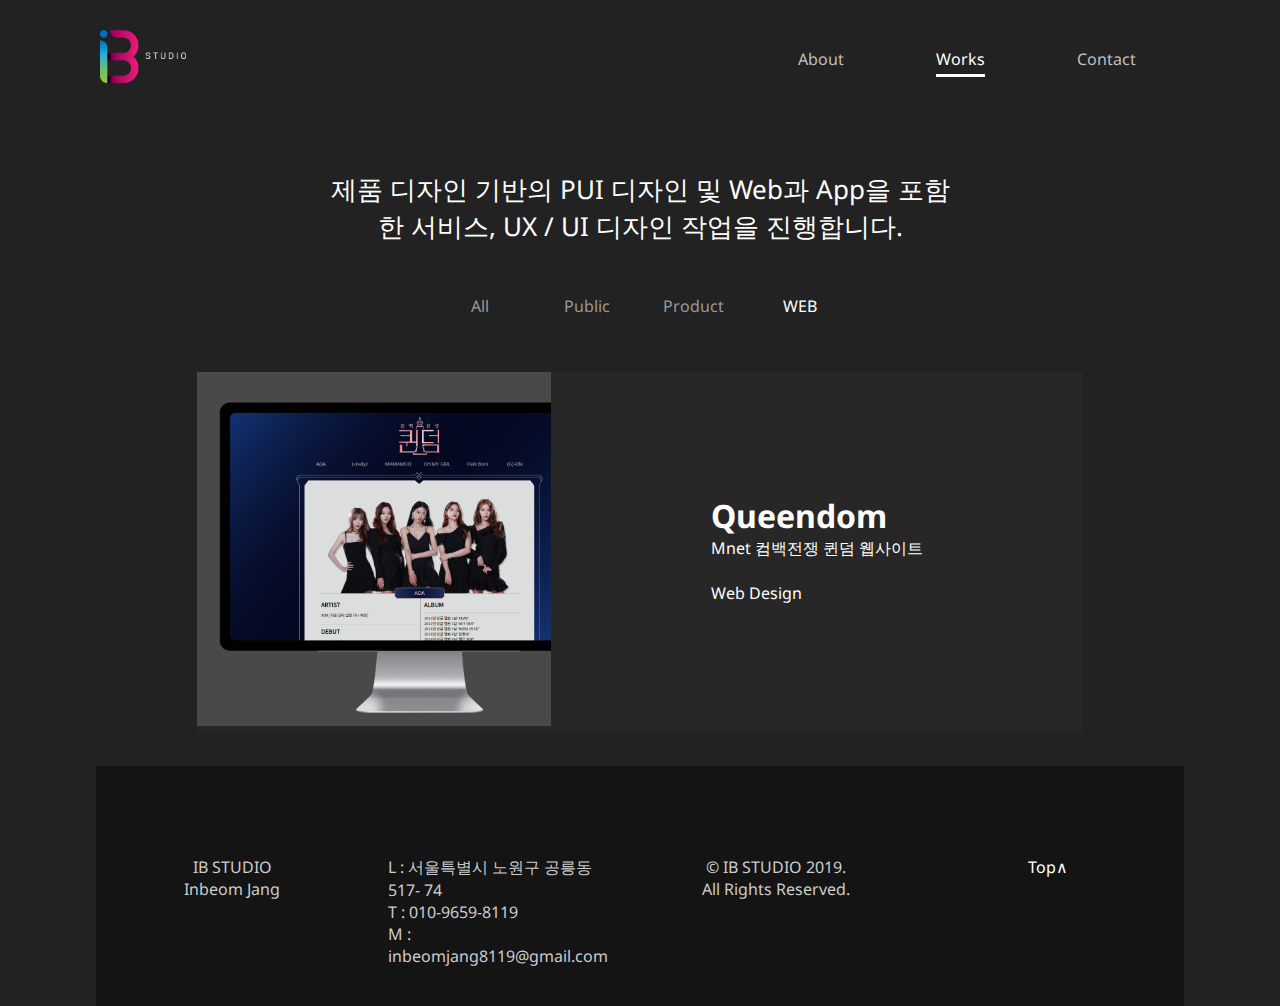
<file: Works_web.html>
<!DOCTYPE html>
<html lang="en">
<head>
    <meta charset="UTF-8">
  <title>IB STUDIO</title>

    <link rel="shortcut icon" href="/icon/favicon.ico">

    <link rel="stylesheet"  href="web_style2.css"><link href="https://fonts.googleapis.com/css?family=Noto+Sans|Noto+Sans+KR|Noto+Serif&display=swap" rel="stylesheet">
</head>

<body>
    <div id="wrap">
        <nav class="navigation">
            <div class="logo"><a href="index.html" class=""> <img src="edited_img/logo_white%20(2).png" alt="ibstudio logo"></a></div>
    <div id="mysidepanel" class="menupanel">
                <a href="About.html" ><p>About</p></a>
                <a href="Works.html" class="active"><p>Works</p></a>
                <a href="Contact.html"><p>Contact</p></a>
            </div>
      <div class="sbar_wrapper">
        <div class="sbar_cont">

            <div class="sbar"></div>
        </div>
    </div>
        </nav>
        <div id="work">
<div class="work_top_text"><p>제품 디자인 기반의 PUI 디자인 및 Web과 App을 포함한 서비스, UX / UI 디자인 작업을 진행합니다.</p>
       
       </div>
        <div class="works_category">
            <a href="Works.html" >All</a>
            <a href="Works_public.html">Public</a>
            <a href="Works_product.html">Product</a>
            <a href="Works_web.html" class="work_active">WEB</a>
        </div>

        <div class="works_contents">
            <ul class="list">
        
                <li>
                    <a href="Queendom.html" class="card">
                        <div class="thumb">
                            <img src="edited_img/works_queendom.png" alt="" class="img_thumb" style="background: #494949">
                            <div class="text_box">
                                <div class="work_thumb_text">
                                    <h1 class="work_thumb_title">Queendom</h1>
                                    <p>Mnet 컴백전쟁 퀸덤 웹사이트</p><br>
                                    <p>Web Design</p>
                                </div>
                            </div>
                        </div>
                    </a>

                </li>


            </ul>

        </div></div>
                <div class="footer">
                <div class="footer_text" id="footer_text">
                    <p>IB STUDIO <br>Inbeom Jang</p>
                </div>
                <div class="footer_text" style="text-align: left;">L : 서울특별시 노원구 공릉동 517- 74 <br>T : 010-9659-8119 <br>M : inbeomjang8119@gmail.com</div>
                <div class="footer_text" >
                    <p>© IB STUDIO 2019. <br>All Rights Reserved.</p>
                </div>
                <div class="footer_text" id="footer_top"><a href="#">Top&#8743</a></div>


            </div>
    </div>
 <script>
        document.addEventListener("scroll", scrollME);
        function scrollME(){

            var height =document.documentElement.offsetHeight ,
            mx=(document.documentElement.scrollHeight -document.documentElement.clientHeight),
            perc_v = ( (document.documentElement.scrollTop ) / (mx )   )*100;
             document.getElementsByClassName("sbar")[0].style.width =perc_v+"%";

           
        }
    </script>
</body></html>
</file>
<file: web_style.css>
* {
             margin: 0;
             padding: 0;
             scroll-behavior: smooth;
             

         }

         html {
             background-color: #222;
         }

         body {
             overflow-x: hidden;
             overflow-y: hidden;
             font-family: 'Noto Sans', sans-serif;
         }




         .navigation {
             width: 100%;
             text-align: center;
             height: 118px;
             position: fixed;
             z-index: 100;
             top: 0;

         }

         #mysidepanel {
             float: right;
             margin-right: 100px;
         }

         .menupanel a {
             padding: 44px;
             text-decoration: none;
             font-size: 16px;
             color: #BFBFBF;
             line-height: 30px;
             display: inline-block
         }


         .menupanel a:after {
             display: block;
             content: '';
             border-bottom: solid 3px white;
             transform: scaleX(0);
             transition: transform 250ms ease-in-out;

         }

         .menupanel a:hover:after {
             transform: scaleX(1);
         }

         .active p {
             border-bottom: solid 3px white;
             margin-bottom: -3px;
             color: white;
         }



         .logo {
             text-align: left;
             position: absolute;
             margin: 30px 0px 0px 100px;
         }


         .logo img {
             height: 53px;
         }


         .logo:hover {
             opacity: .7;
             transition: .3s
         }






         .img_text {
             position: absolute;
             padding-top: 12%;
             margin-left: 100px;
             overflow: hidden;
             width: 400px;
             text-align: left;
         }

         .img_title {
             font-size: 55px;
             color: white;

         }

         .slide {
             width: 100%;
             height: 100%;
             margin: auto;
             display: inline-block;


         }

         .slide_img_box {
             width: 100%;
             height: 100vh;
             bottom: 0;
             left: 0;
             margin: auto;
             overflow: auto;
             right: 0;
             top: 0;
         }



         ul {
             text-align: center;
             list-style: none;
         }

         li {
             width: 100%;
             display: inline-block;
             list-style: none;
             height: 100vh;
         }

         li img {
             top: 0;
             left: 0;
             bottom: 0;
             right: 0;
             width: 100%;


         }

         .slide ul {
             width: calc(100% * 3);
             display: flex;
             animation: slide 8s infinite;
         }

         .slide li {
             width: calc(100% / 3);

         }


         @keyframes slide {
             0% {
                 margin-left: 0;
             }

             /* 0 ~ 10  : 정지 */
             22% {
                 margin-left: 0;
             }

             /* 10 ~ 25 : 변이 */
             33% {
                 margin-left: -100%;
             }

             /* 25 ~ 35 : 정지 */
             55% {
                 margin-left: -100%;
             }

             /* 35 ~ 50 : 변이 */
             66% {
                 margin-left: -200%;
             }

             88% {
                 margin-left: -200%;
             }

             100% {
                 margin-left: 0;
             }
         }





         .see_contents {
             text-decoration: none;
             color: white;
             font-size: 16px;
         }

         .see_contents:hover {
             opacity: .7;
             transition: .3s
         }


         .home_textbox {
             width: 100%;
             bottom: 0;
             text-align: left;
             height: 15%;
             position: absolute;
             overflow: hidden;


         }

         .home_text {
             padding: 0px 0px 0px 100px;
             top: 50%;
             left: 50%;
             transform: translate(-50%, -50%);
             position: relative;

         }






         .contact_header {
             width: 100%;
             height: 700px;
             overflow-y: hidden;
             position: absolute;

         }

         .contact_header img {
             width: 100%;
         }

         .contanct_header_text {
             top: 50%;
             left: 35%;
             transform: translate(-50%, -50%);
             position: absolute;
             color: white;
         }

         .contanct_header_text p {
             font-size: 20px;
         }
</file>
<file: web_style2.css>
* {
             margin: 0;
             padding: 0;
             scroll-behavior: smooth;
             transition: .3s;
             font-family: 'Noto Sans', sans-serif;
         }


         html {
             background-color: #222;
         }

         ::-webkit-scrollbar {

             display: none;

         }


         #wrap {
             background-color: #222;
             text-align: center;
             width: 100%;
         }


         .navigation {
             width: 100%;
             height: 118px;
             position: sticky;
             top: 0;
             z-index: 100;
             background: #222;

         }

         #mysidepanel {
             float: right;
             margin-right: 100px;
         }

         .menupanel a {
             padding: 44px;
             text-decoration: none;
             font-size: 16px;
             color: #BFBFBF;
             line-height: 30px;
             display: inline-block
         }

         .active p {
             border-bottom: solid 3px white;
             margin-bottom: -3px;
             color: white;
         }



         .menupanel a:after {
             display: block;
             content: '';
             border-bottom: solid 3px white;
             transform: scaleX(0);
             transition: transform 250ms ease-in-out;

         }

         .menupanel a:hover:after {
             transform: scaleX(1);
         }

         .logo {
             text-align: left;

             position: absolute;
             margin: 30px 0px 0px 100px;
         }


         .logo img {
             height: 53px;

         }


         .logo:hover {
             opacity: .8;
             transition: .3s
         }




         #about {
             width: 100%;
             display: inline-block;
             text-align: center;

         }



         .ib_profile {
             display: inline-flex;
             width: 100%;


         }

         .profile {
             width: 70%;
             display: inline-block;

         }

         .profile_img {
             width: 50%;
         }

         .profile_img img {
             width: 100%;
         }

         .profile_right {
             display: flex;
             flex-direction: column;
             width: 50%;
             padding-left: 50px;
             overflow-y: hidden;
             justify-content: flex-end;
             font-size: 12px;
         }

         .profile_text {

             color: white;
             text-align: left;
             position: relative;
         }

         .profile-title {
             font-size: 20px;
         }

         .profile-body-text {
             line-height: 20px;
             font-size: 12px;
             margin-top: .3rem;
         }

         #profile-body-text_2 {
             font-size: 20px;
         }

         .sns_logo {
             display: grid;
             text-align: left;
             position: relative;
             margin-top: 1rem;

         }

         .sns_logo a {}

         .sns_logo img {
             padding: 25px 0 0 0;
         }

         .sns_logo img:hover {
             opacity: 0.7;
         }

         .identity {
             width: 70%;
             height: 950px;
             text-align: left;
             display: inline-block;
             color: white;
             justify-content: center;
             align-items: center;
             margin-top: 50px;
         }

         .identity p {
             font-size: 16px;
         }

         .logo_explain {
             display: flex;
             margin: 50px 0px 50px 0px;

         }

         .text_explain {
             padding: 30px 50px 0px 50px;
         }

         .ci_download {
             display: flex
         }

         .logo_ib {
             width: 50%;
         }

         .logo_ib img {
             width: 100%;
         }

         .logo_black {
             width: 50%;
             height: 157px;
             background: #333;
             text-align: center;
             line-height: 15.5;
         }

         .logo_white {
             width: 50%;
             height: 157px;
             background: #F2F2F2;
             text-align: center;
             line-height: 15.5;
         }

         .button {
             text-align: center;
         }

         button {
             outline: 0;
             border: 0;
             width: 120px;
             height: 35px;
             background: linear-gradient(to bottom, #4D4D4D, #333);
             color: white;
             margin: 10px;

         }

         button:hover {
             cursor: pointer;
             background: linear-gradient(to bottom, #3A3A3A, #232323);
             color: lightgray;
         }

         .work_area {
             width: 70%;
             display: inline-block;
             text-align: left;
             color: white;
         }

         #work {
             width: 100%;
             display: inline-block;
             text-align: center;
         }

         .work_top_text {
             display: inline-block;
             width: 50%;
             color: white;
             margin-top: 50px;
             font-size: 26px;
             text-align: center;
         }

         .category {
             display: flex;
             color: white;
             margin: 50px 0 50px 0;
         }

         .category_contents {
             width: 33%;
             text-align: left;
         }

         .about_big_img {
             display: inline-block;
             width: 85%;
             height: 540px;
             background-image: url(edited_img/about_big_img.png);
             background-size: cover;
             margin-bottom: -30px
         }

         .about_big_img_text {
             width: 80%;
             display: inline-flex;
             margin-top: 250px;
             overflow: hidden;

         }

         .text_left {
             width: 50%;
             text-align: left;
             color: white
         }

         .text_right {
             width: 50%;
             text-align: right;
             color: white;
             font-size: 25px;

         }


         .works_category {
             width: 80%;
             margin: 50px;
             display: inline-block
         }

         .works_category a {
             width: 10%;
             color: #999;
             text-decoration: none;
             display: inline-block;
         }

         .works_category a:hover {
             opacity: .8
         }


         a.work_active {
             color: white;
         }

         .works_contents {
             width: 70%;
             display: inline-block;
             text-align: left;
         }

         .contents_box {
             width: 300px;
         }

         ul {
             list-style: none;
         }

         .list li {
             width: 70%;
             display: inline-block;
             text-align: left;

         }

         .card {
             display: block;
             margin: 5px;
             text-decoration: none;
             background: #272727;
         }

         .thumb {
             padding: 0;
             margin: 0;
             width: 100%;
             height: auto;
             display: inline-flex;
             background: transparent;
             font-style: normal;
             color: white;
             border-radius: 0;
             transition: all 0.7s ease-out;
             background: linear-gradient(270deg, #1A1A1A, #4D4D4D, rgba(34, 34, 34, 0), rgba(34, 34, 34, 0));
             background-position: 1% 50%;
             background-size: 400% 400%;
             text-decoration: none;
             border: none;
         }


         .thumb:hover {
             background-position: 99% 50%;

         }

         .img_thumb {
             width: 40%;
             height: auto;


         }

         .text_box {
             margin-left: auto;
             margin-right: auto;
         }

         .work_thumb_text {
             top: 50%;
             left: 50%;
             transform: translate(-50%, -50%);
             position: relative;

         }




         .footer {
             width: 85%;
             height: 240px;
             background: #141414;
             display: inline-flex;

             margin-top: 30px;
         }

         .footer_text {
             width: 25%;
             color: #ccc;
             text-align: center;
             overflow-x: hidden;
             padding: 90px 20px 0px 20px;
         }

         #footer_top a {
             color: white;
             text-decoration: none;
         }

         #footer_top a:hover {
             opacity: 0.8
         }

         .sbar_wrapper {
             position: fixed;
             top: 5px;
             width: 100%;
             height: 2px;
             margin: 112px 0 0 0;
             border-radius: 5px;
             background-color: #222;
             overflow: hidden;

         }

         .sbar_cont {
             position: relative;
             width: 100%;
             height: 100%;
         }

         .sbar {
             transition: 0.2s;
             position: absolute;
             width: 0%;
             height: 100%;
             background-image: -webkit-linear-gradient(right, #0071BC, #8CC63F, #ED1E79);
             background-image: -moz-linear-gradient(right, #0071BC, #8CC63F, #ED1E79);
             background-image: linear-gradient(to right, #0071BC, #8CC63F, #ED1E79);
         }

         .works_contents {
             width: 100%;
             text-align: center;
             display: inline-block;
         }

         .sub_contents {
             width: 70%;
             margin: 0 auto;
             color: #f2f2f2;
             margin-top: -10px;
             background: #272727;
         }

         .sub_contents_2 {
             width: 70%;
             margin: 0 auto;
             color: #222222;
             margin-top: -10px;
             background: #AAAAAA;
         }

         .sub_contents_3 {
             width: 70%;
             margin: 0 auto;
             color: #f2f2f2;
             margin-top: -10px;
             background: #151B28;
         }

         .sub_contents img,
         .sub_contents_2 img,
         .sub_contents_3 img {
             width: 100%;
         }

         .sub_contents h1,
         .sub_contents_2 h1,
         .sub_contents_3 h1 {
             padding-top: 50px;
         }

         .text_detail {
             font-size: 12px;
         }

         .work_text_top {
             display: inline-flex;
             width: 70%;
             margin-top: 35px;
             color: #B3B3B3;
         }

         .work_text_top p {
             width: 25%;
         }

         .work_text_bottom {
             display: inline-flex;
             width: 70%;
             margin-top: 10px;
             color: #F2F2F2
         }

         .work_text_bottom p {
             width: 25%;
         }

         .queendom_img_1 {
             margin-top: 50px;
         }

         .detail_1_text {
             margin-top: -50px;
             color: #C9C9C9;
         }

         .detail_2 {
             margin-top: 70px;
             width: 100%;
         }

         .detail_2_text {
             text-align: left;

             display: inline-block;
             width: 70%;
         }

         .detail_2_text h2 {
             text-align: left;
             margin-bottom: 30px;
             color: #B3B3B3;

         }


         .detail_2_text_2 {
             text-align: left;
             display: inline-block;
             width: 70%;
         }

         .detail_2_text_2 h2 {

             text-align: left;
             margin-bottom: 30px;
             color: #515151;
         }

         .detail_2_explain {
             width: 100%;
             margin-bottom: 30px;
         }

         #process {
             display: none;
             transition: .3s
         }

         .all {
             text-align: left;
             width: 50%;
             line-height: 50px;
         }

         .all a:hover {
             opacity: .8
         }

         .next a:hover {
             opacity: .8
         }

         .next {
             text-align: right;
             width: 50%;
             line-height: 50px;
         }

         .all_next_button {
             display: inline-flex;
             width: 95%;
             margin: 30px 0px 30px 0;
         }

         .all_next_button_2 {
             display: inline-flex;
             width: 95%;
             margin: 30px 0px 30px 0;
         }

         .all_next_button a {
             color: #B3B3B3;
             text-decoration: none;
         }

         .all_next_button_2 a {
             color: #515151;
             text-decoration: none;
         }
</file>
<file: web_style3.css>
* {
             margin: 0;
             padding: 0;
             scroll-behavior: smooth;
             font-family: 'Noto Sans', sans-serif;

         }

         html {
             background-color: #222;

         }

         ::-webkit-scrollbar {

             display: none;

         }



         .navigation {
             width: 100%;
             text-align: center;
             height: 118px;
             position: fixed;
             z-index: 100;
             top: 0;
             overflow-y: hidden;
         }

         #mysidepanel {
             float: right;
             margin-right: 100px;
         }

         .menupanel a {
             padding: 44px;
             text-decoration: none;
             font-size: 16px;
             color: #BFBFBF;
             line-height: 30px;
             display: inline-block
         }


         .menupanel a:after {
             display: block;
             content: '';
             border-bottom: solid 3px white;
             transform: scaleX(0);
             transition: transform 250ms ease-in-out;

         }

         .menupanel a:hover:after {
             transform: scaleX(1);
         }

         .active p {
             border-bottom: solid 3px white;
             margin-bottom: -3px;
             color: white;
         }



         .logo {
             text-align: left;
             position: absolute;
             margin: 30px 0px 0px 100px;
         }


         .logo img {
             height: 53px;
         }


         .logo:hover {
             opacity: .7;
             transition: .3s
         }


         .contact {
             width: 100%;
             display: inline-block;
         }

         .contact_header {
             width: 100%;
             height: 500px;
             overflow-y: hidden;
             display: block;
             background-image: url(edited_img/contact_header2.png);
             background-size: cover;

         }

         .contact_header img {
             width: 100%;
         }

         .contanct_header_text {
             top: 20%;
             left: 25%;
             position: absolute;
             color: white;
             overflow-y: hidden;

         }

         .contanct_header_text p {
             font-size: 20px;
         }











         .input_box {
             width: 100%;
             text-align: center;
         }

         .input_box h1,
         .input_box p {
             color: white;
         }

         .send_message {
             width: 70%;
             display: inline-block;
             text-align: left;
             line-height: 40px;
             margin-top: 50px;
         }

         .input_top {
             width: 100%;
             text-align: left;
             display: flex;
             padding: 10px 0px 10px 0px;
         }

         .input_top input {
             width: 100%;
             margin-right: 0.4rem;
         }

         .input_top input:last-child {
             margin-right: 0;
         }

         .input_middle input {
             width: 100%;
             padding: 10px 0px 10px 0px;
         }

         .input_middle {
             margin-top: 20px;
         }

         .input_bottom {
             width: 100%;
             height: 500px;
             margin-top: 20px;
         }

         input {
             border: none;
             background: #222;
             padding: 10px 0px 10px 0px;
             border-bottom: 1px solid #CCCCCC;
             color: white;
         }

         textarea {

             width: 100%;
             height: 459px;
             background: #222;
             border: none;
             border-bottom: 1px solid #CCCCCC;
             color: white;
         }

         .submit_button {
             text-align: center;
         }

         .button {
             text-align: center;
         }

         button {
             outline: 0;
             border: 0;
             width: 120px;
             height: 35px;
             background: linear-gradient(to bottom, #4D4D4D, #333);
             color: white;
             margin: 10px;


         }

         button:hover {
             cursor: pointer;
             background: linear-gradient(to bottom, #3A3A3A, #232323);
             color: lightgray;
         }

         .footer {
             width: 85%;
             height: 240px;
             background: #141414;
             display: inline-flex;
             margin-top: 30px;
         }

         .footer_text {
             width: 25%;
             color: #ccc;
             text-align: center;
             overflow-x: hidden;
             padding: 90px 20px 0px 20px;
         }

         #footer_top a {
             color: white;
             text-decoration: none;
         }

         #footer_top a:hover {
             opacity: 0.8
         }
</file>
